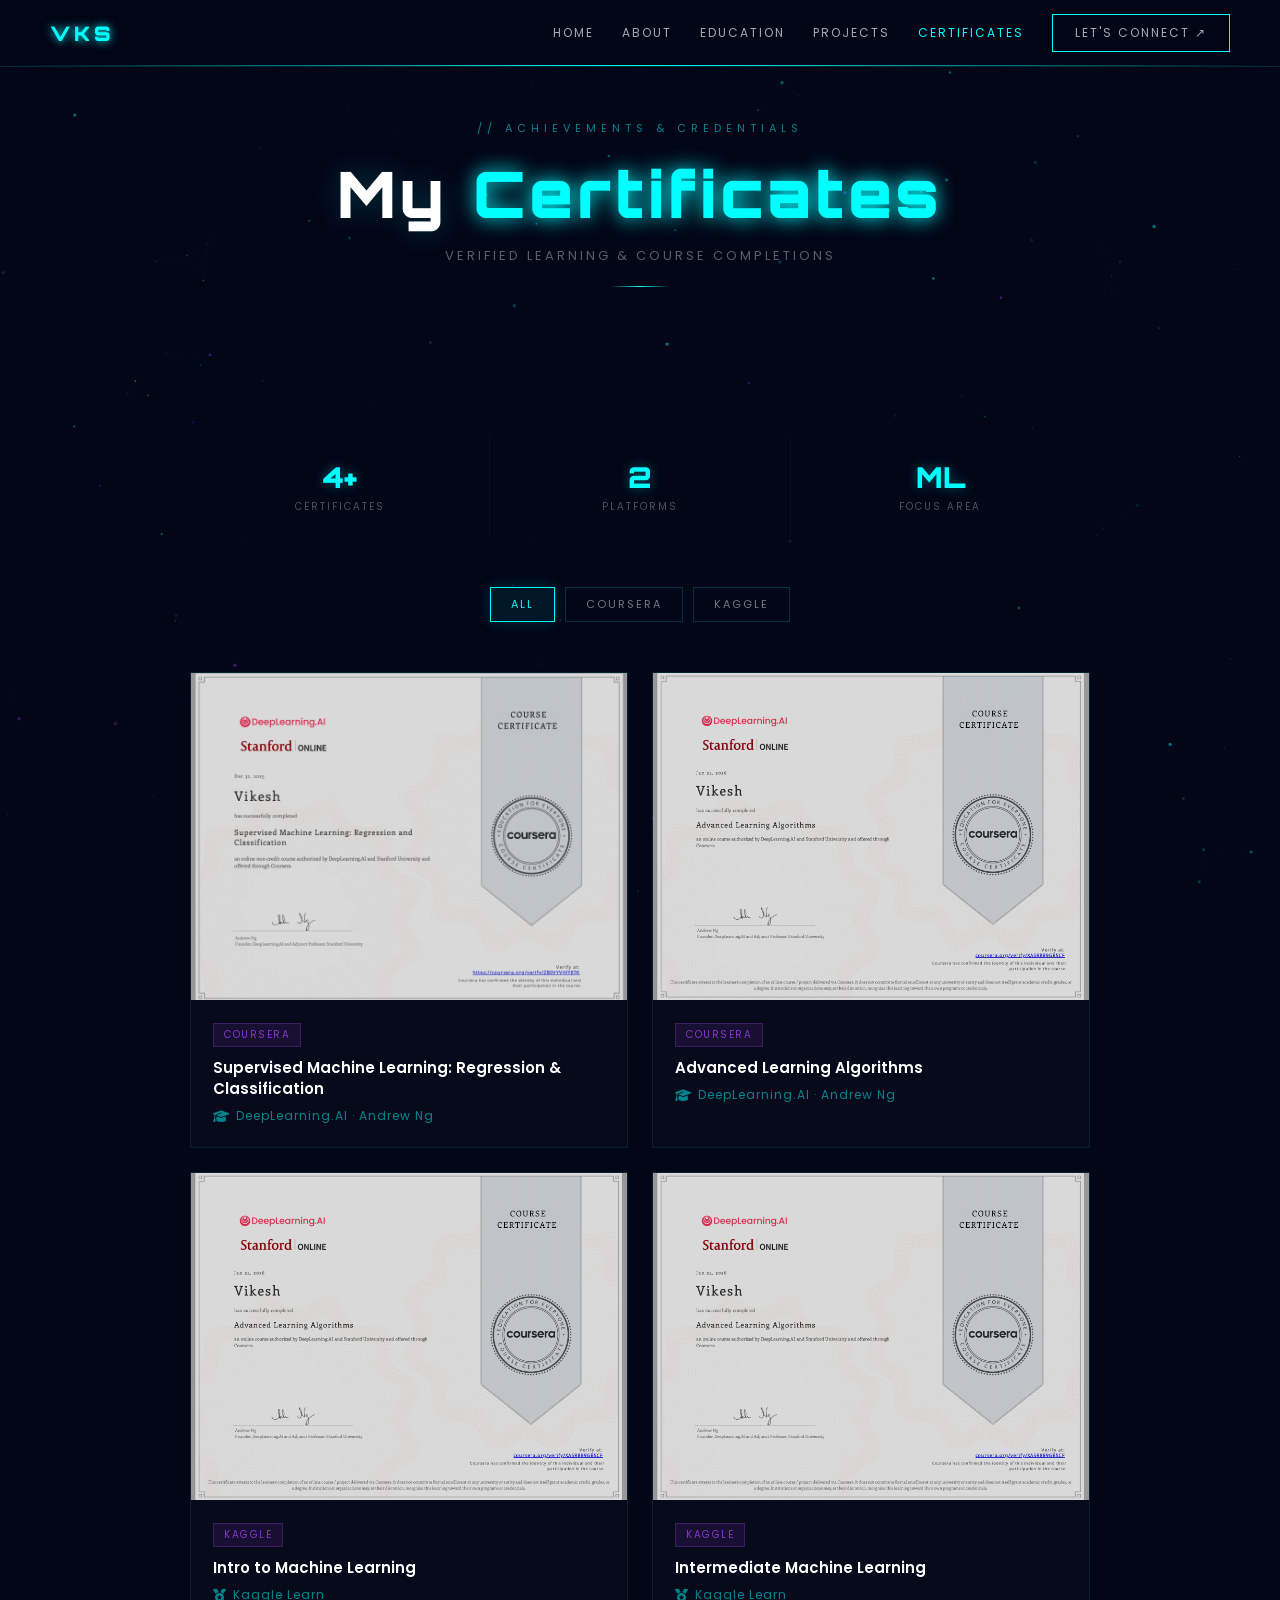
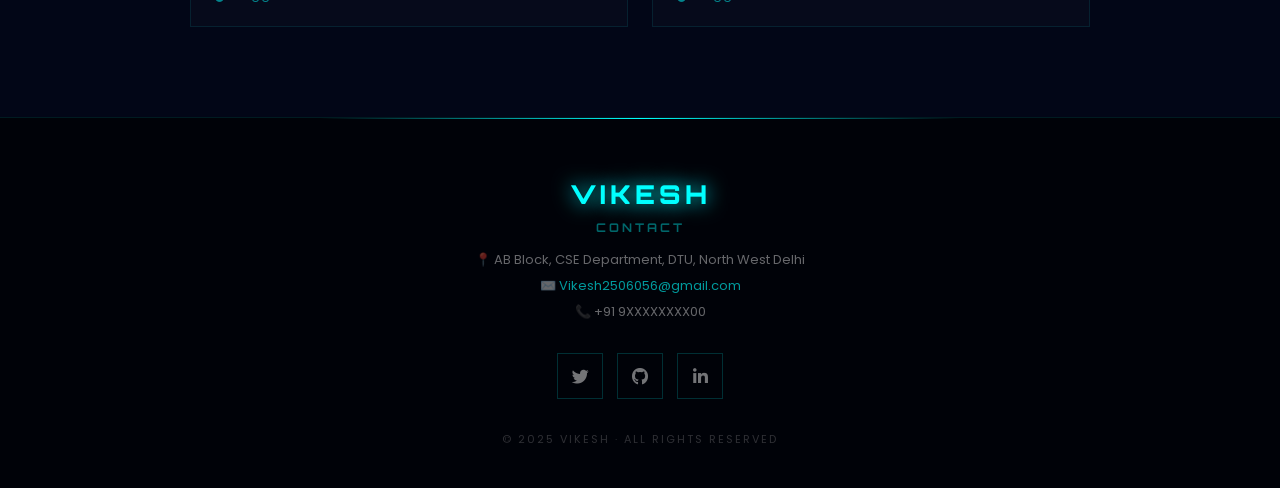
<file: certificate.html>
<!DOCTYPE html>
<html lang="en">
<head>
  <meta charset="UTF-8">
  <meta name="viewport" content="width=device-width, initial-scale=1.0">
  <title>Certificates | Vikesh</title>
  <link rel="stylesheet" href="style.css">
  <link rel="preconnect" href="https://fonts.googleapis.com">
  <link rel="preconnect" href="https://fonts.gstatic.com" crossorigin>
  <link href="https://fonts.googleapis.com/css2?family=Orbitron:wght@400;700;900&family=Poppins:wght@300;400;600&display=swap" rel="stylesheet">
  <link rel="stylesheet" href="https://cdnjs.cloudflare.com/ajax/libs/font-awesome/6.4.0/css/all.min.css">
  <link rel="icon" type="image/jpeg" href="pfp.jpeg">

  <style>
    /* ---- PAGE HERO ---- */
    .page-hero {
      min-height: 38vh;
      display: flex;
      flex-direction: column;
      align-items: center;
      justify-content: center;
      text-align: center;
      padding: 120px 20px 60px;
      position: relative;
    }
    .page-hero-tag {
      font-size: 11px;
      letter-spacing: 5px;
      text-transform: uppercase;
      color: rgba(0,255,255,0.5);
      margin-bottom: 16px;
      animation: fadeUp 0.9s ease both;
    }
    .page-hero-title {
      font-family: 'Orbitron', sans-serif;
      font-size: clamp(2rem, 6vw, 4rem);
      font-weight: 900;
      color: #fff;
      letter-spacing: 4px;
      text-shadow: 0 0 30px rgba(0,255,255,0.2);
      animation: fadeUp 0.9s ease 0.15s both;
    }
    .page-hero-title span { color: #00ffff; text-shadow: 0 0 20px #00ffff; }
    .page-hero-sub {
      margin-top: 12px;
      font-size: 13px;
      color: rgba(255,255,255,0.35);
      letter-spacing: 3px;
      text-transform: uppercase;
      animation: fadeUp 0.9s ease 0.3s both;
    }
    .page-hero-line {
      width: 60px;
      height: 1px;
      background: linear-gradient(90deg, transparent, #00ffff, transparent);
      margin: 20px auto 0;
      animation: fadeUp 0.9s ease 0.4s both;
    }

    /* ---- FILTER TABS ---- */
    .filter-row {
      display: flex;
      justify-content: center;
      gap: 10px;
      flex-wrap: wrap;
      margin-bottom: 50px;
      animation: fadeUp 0.9s ease 0.5s both;
    }
    .filter-btn {
      padding: 8px 20px;
      background: transparent;
      border: 1px solid rgba(0,255,255,0.18);
      color: rgba(255,255,255,0.45);
      font-size: 11px;
      letter-spacing: 2px;
      text-transform: uppercase;
      cursor: pointer;
      font-family: 'Poppins', sans-serif;
      transition: all 0.3s;
    }
    .filter-btn:hover,
    .filter-btn.active {
      border-color: #00ffff;
      color: #00ffff;
      background: rgba(0,255,255,0.07);
      box-shadow: 0 0 14px rgba(0,255,255,0.18);
    }

    /* ---- CERT GRID ---- */
    .cert-grid {
      display: grid;
      grid-template-columns: repeat(auto-fill, minmax(300px, 1fr));
      gap: 24px;
    }

    /* ---- CERT CARD ---- */
    .cert-card {
      background: rgba(255,255,255,0.02);
      border: 1px solid rgba(0,255,255,0.09);
      position: relative;
      overflow: hidden;
      transition: all 0.4s ease;
      cursor: pointer;
    }
    .cert-card::before {
      content: '';
      position: absolute;
      top: 0; left: 0;
      width: 100%; height: 2px;
      background: linear-gradient(90deg, #9a3de2, #00ffff);
      transform: scaleX(0);
      transform-origin: left;
      transition: transform 0.4s ease;
      z-index: 2;
    }
    .cert-card:hover::before { transform: scaleX(1); }
    .cert-card:hover {
      border-color: rgba(0,255,255,0.28);
      transform: translateY(-6px);
      box-shadow: 0 16px 40px rgba(0,0,0,0.5), 0 0 20px rgba(0,255,255,0.06);
    }

    /* image wrapper */
    .cert-img-wrap {
      position: relative;
      overflow: hidden;
      aspect-ratio: 4/3;
      background: #0a0f1e;
    }
    .cert-img-wrap img {
      width: 100%;
      height: 100%;
      object-fit: cover;
      transition: transform 0.5s ease, filter 0.5s ease;
      filter: brightness(0.85);
      display: block;
    }
    .cert-card:hover .cert-img-wrap img {
      transform: scale(1.04);
      filter: brightness(1);
    }
    .cert-overlay {
      position: absolute;
      inset: 0;
      background: rgba(2,6,23,0.55);
      display: flex;
      align-items: center;
      justify-content: center;
      opacity: 0;
      transition: opacity 0.35s;
    }
    .cert-card:hover .cert-overlay { opacity: 1; }
    .cert-overlay a {
      padding: 10px 26px;
      border: 1px solid #00ffff;
      color: #00ffff;
      font-size: 11px;
      letter-spacing: 2px;
      text-transform: uppercase;
      text-decoration: none;
      background: rgba(2,6,23,0.7);
      transition: all 0.3s;
    }
    .cert-overlay a:hover {
      background: rgba(0,255,255,0.15);
      box-shadow: 0 0 16px rgba(0,255,255,0.3);
    }

    /* card body */
    .cert-body {
      padding: 20px 22px 22px;
    }
    .cert-badge {
      display: inline-block;
      padding: 3px 10px;
      background: rgba(154,61,226,0.12);
      border: 1px solid rgba(154,61,226,0.28);
      font-size: 10px;
      color: rgba(154,61,226,0.85);
      letter-spacing: 1.5px;
      text-transform: uppercase;
      margin-bottom: 10px;
    }
    .cert-title {
      font-size: 15px;
      font-weight: 600;
      color: #fff;
      line-height: 1.4;
      margin-bottom: 8px;
    }
    .cert-issuer {
      font-size: 12px;
      color: rgba(0,255,255,0.5);
      letter-spacing: 1px;
      display: flex;
      align-items: center;
      gap: 6px;
    }
    .cert-issuer i { font-size: 13px; }

    /* ---- STATS BAR ---- */
    .cert-stats {
      display: grid;
      grid-template-columns: repeat(3,1fr);
      gap: 1px;
      background: rgba(0,255,255,0.06);
      margin-bottom: 50px;
    }
    .cert-stat {
      text-align: center;
      padding: 22px 10px;
      background: #020617;
    }
    .cert-stat-num {
      font-family: 'Orbitron', sans-serif;
      font-size: 1.8rem;
      font-weight: 900;
      color: #00ffff;
      text-shadow: 0 0 12px rgba(0,255,255,0.35);
    }
    .cert-stat-label {
      font-size: 10px;
      color: rgba(255,255,255,0.3);
      letter-spacing: 2px;
      text-transform: uppercase;
      margin-top: 4px;
    }
  </style>
</head>
<body>

  <canvas id="particles"></canvas>

  <div class="wrapper">

    <!-- NAVBAR (same as index) -->
    <nav>
      <a href="index.html" class="nav-logo">VKS</a>
      <div class="nav-links">
        <a href="index.html">Home</a>
        <a href="index.html#about">About</a>
        <a href="index.html#education">Education</a>
        <a href="index.html#projects">Projects</a>
        <a href="certificate.html" style="color:#00ffff;">Certificates</a>
        <a href="https://www.linkedin.com/in/vikesh-786432317" class="nav-btn" target="_blank">Let's Connect ↗</a>
      </div>
    </nav>

    <!-- PAGE HERO -->
    <div class="page-hero">
      <p class="page-hero-tag">// Achievements &amp; Credentials</p>
      <h1 class="page-hero-title">My <span>Certificates</span></h1>
      <p class="page-hero-sub">Verified learning &amp; course completions</p>
      <div class="page-hero-line"></div>
    </div>

    <!-- MAIN CONTENT -->
    <section>

      <!-- STATS -->
      <div class="cert-stats reveal">
        <div class="cert-stat">
          <div class="cert-stat-num">4+</div>
          <div class="cert-stat-label">Certificates</div>
        </div>
        <div class="cert-stat">
          <div class="cert-stat-num">2</div>
          <div class="cert-stat-label">Platforms</div>
        </div>
        <div class="cert-stat">
          <div class="cert-stat-num">ML</div>
          <div class="cert-stat-label">Focus Area</div>
        </div>
      </div>

      <!-- FILTER -->
      <div class="filter-row">
        <button class="filter-btn active" onclick="filterCerts('all', this)">All</button>
        <button class="filter-btn" onclick="filterCerts('coursera', this)">Coursera</button>
        <button class="filter-btn" onclick="filterCerts('kaggle', this)">Kaggle</button>
      </div>

      <!-- CERT GRID -->
      <div class="cert-grid" id="certGrid">

        <div class="cert-card reveal" data-cat="coursera">
          <div class="cert-img-wrap">
            <img src="course1.png" alt="Supervised Machine Learning Certificate">
            <div class="cert-overlay">
              <a href="course1.png" target="_blank">View Full ↗</a>
            </div>
          </div>
          <div class="cert-body">
            <span class="cert-badge">Coursera</span>
            <div class="cert-title">Supervised Machine Learning: Regression &amp; Classification</div>
            <div class="cert-issuer"><i class="fas fa-graduation-cap"></i> DeepLearning.AI · Andrew Ng</div>
          </div>
        </div>

        <div class="cert-card reveal" data-cat="coursera">
          <div class="cert-img-wrap">
            <img src="course2.png" alt="Advanced Learning Algorithms Certificate">
            <div class="cert-overlay">
              <a href="course2.png" target="_blank">View Full ↗</a>
            </div>
          </div>
          <div class="cert-body">
            <span class="cert-badge">Coursera</span>
            <div class="cert-title">Advanced Learning Algorithms</div>
            <div class="cert-issuer"><i class="fas fa-graduation-cap"></i> DeepLearning.AI · Andrew Ng</div>
          </div>
        </div>

        <div class="cert-card reveal" data-cat="kaggle">
          <div class="cert-img-wrap">
            <img src="course2.png" alt="Intro to Machine Learning Certificate">
            <div class="cert-overlay">
              <a href="course2.png" target="_blank">View Full ↗</a>
            </div>
          </div>
          <div class="cert-body">
            <span class="cert-badge">Kaggle</span>
            <div class="cert-title">Intro to Machine Learning</div>
            <div class="cert-issuer"><i class="fas fa-medal"></i> Kaggle Learn</div>
          </div>
        </div>

        <div class="cert-card reveal" data-cat="kaggle">
          <div class="cert-img-wrap">
            <img src="course2.png" alt="Intermediate Machine Learning Certificate">
            <div class="cert-overlay">
              <a href="course2.png" target="_blank">View Full ↗</a>
            </div>
          </div>
          <div class="cert-body">
            <span class="cert-badge">Kaggle</span>
            <div class="cert-title">Intermediate Machine Learning</div>
            <div class="cert-issuer"><i class="fas fa-medal"></i> Kaggle Learn</div>
          </div>
        </div>

      </div>
    </section>

    <!-- FOOTER (same as index) -->
    <footer class="foot">
      <div class="foot-logo">VIKESH</div>
      <div class="contact">
        <h3>Contact</h3>
        <p>📍 AB Block, CSE Department, DTU, North West Delhi</p>
        <p>✉️ <a href="mailto:Vikesh2506056@gmail.com">Vikesh2506056@gmail.com</a></p>
        <p>📞 +91 9XXXXXXXX00</p>
      </div>
      <div class="social-icons">
        <a href="https://x.com/Vikesh099?t=bijIcISPW_RZgl4d_G03CQ&s=09" target="_blank"><i class="fab fa-twitter"></i></a>
        <a href="https://www.github.com/vikesh09" target="_blank"><i class="fa-brands fa-github"></i></a>
        <a href="https://www.linkedin.com/in/vikesh-786432317" target="_blank"><i class="fab fa-linkedin-in"></i></a>
      </div>
      <p class="foot-copy">© 2025 Vikesh · All rights reserved</p>
    </footer>

  </div><!-- end .wrapper -->

  <script>
    /* ---- PARTICLES (same as index) ---- */
    const canvas = document.getElementById('particles');
    const ctx = canvas.getContext('2d');
    let W, H, particles = [];

    function resize() { W = canvas.width = window.innerWidth; H = canvas.height = window.innerHeight; }
    resize();
    window.addEventListener('resize', resize);

    class Particle {
      constructor() { this.reset(true); }
      reset(init) {
        this.x = Math.random() * W;
        this.y = init ? Math.random() * H : (Math.random() > 0.5 ? -5 : H + 5);
        this.vx = (Math.random() - 0.5) * 0.28;
        this.vy = (Math.random() - 0.5) * 0.28;
        this.r = Math.random() * 1.4 + 0.4;
        this.alpha = Math.random() * 0.35 + 0.08;
        this.color = Math.random() > 0.65 ? '#9a3de2' : '#00ffff';
      }
      update() {
        this.x += this.vx; this.y += this.vy;
        if (this.x < -10 || this.x > W + 10 || this.y < -10 || this.y > H + 10) this.reset(false);
      }
      draw() {
        ctx.beginPath();
        ctx.arc(this.x, this.y, this.r, 0, Math.PI * 2);
        ctx.fillStyle = this.color;
        ctx.globalAlpha = this.alpha;
        ctx.fill();
        ctx.globalAlpha = 1;
      }
    }

    for (let i = 0; i < 130; i++) particles.push(new Particle());

    function drawConnections() {
      for (let i = 0; i < particles.length; i++) {
        for (let j = i + 1; j < particles.length; j++) {
          const dx = particles[i].x - particles[j].x;
          const dy = particles[i].y - particles[j].y;
          const dist = Math.sqrt(dx * dx + dy * dy);
          if (dist < 105) {
            ctx.beginPath();
            ctx.moveTo(particles[i].x, particles[i].y);
            ctx.lineTo(particles[j].x, particles[j].y);
            ctx.strokeStyle = '#00ffff';
            ctx.globalAlpha = (1 - dist / 105) * 0.07;
            ctx.lineWidth = 0.5;
            ctx.stroke();
            ctx.globalAlpha = 1;
          }
        }
      }
    }

    function animate() {
      ctx.clearRect(0, 0, W, H);
      particles.forEach(p => { p.update(); p.draw(); });
      drawConnections();
      requestAnimationFrame(animate);
    }
    animate();

    /* ---- SCROLL REVEAL ---- */
    const ro = new IntersectionObserver((entries) => {
      entries.forEach(e => {
        if (e.isIntersecting) { e.target.classList.add('visible'); ro.unobserve(e.target); }
      });
    }, { threshold: 0.1 });
    document.querySelectorAll('.reveal').forEach(el => ro.observe(el));

    /* ---- FILTER ---- */
    function filterCerts(cat, btn) {
      document.querySelectorAll('.filter-btn').forEach(b => b.classList.remove('active'));
      btn.classList.add('active');
      document.querySelectorAll('.cert-card').forEach(card => {
        const match = cat === 'all' || card.dataset.cat === cat;
        card.style.display = match ? '' : 'none';
      });
    }
  </script>

</body>
</html>
</file>
<file: style.css>
@import url('https://fonts.googleapis.com/css2?family=Orbitron:wght@400;700;900&family=Poppins:wght@300;400;600&display=swap');

/* ===========================
   RESET & BASE
=========================== */
*, *::before, *::after {
  margin: 0;
  padding: 0;
  box-sizing: border-box;
}

:root {
  --cyan: #00ffff;
  --purple: #9a3de2;
  --dark: #020617;
  --card-bg: rgba(0, 255, 255, 0.03);
}

body {
  font-family: 'Poppins', sans-serif;
  background: #020617;
  color: #fff;
  overflow-x: hidden;
}

/* ===========================
   PARTICLE CANVAS
=========================== */
canvas#particles {
  position: fixed;
  top: 0;
  left: 0;
  width: 100%;
  height: 100%;
  z-index: 0;
  pointer-events: none;
}

.wrapper {
  position: relative;
  z-index: 1;
}

/* ===========================
   NAVBAR
=========================== */
nav {
  position: fixed;
  top: 0;
  left: 0;
  width: 100%;
  z-index: 999;
  display: flex;
  align-items: center;
  justify-content: space-between;
  padding: 14px 50px;
  background: rgba(2, 6, 23, 0.85);
  backdrop-filter: blur(12px);
  -webkit-backdrop-filter: blur(12px);
  border-bottom: 1px solid rgba(0, 255, 255, 0.15);
}

nav::after {
  content: '';
  position: absolute;
  bottom: 0;
  left: 0;
  width: 100%;
  height: 1px;
  background: linear-gradient(90deg, transparent, #00ffff, transparent);
  animation: scanline 3s linear infinite;
}

@keyframes scanline {
  0%, 100% { opacity: 0.3; }
  50% { opacity: 1; }
}

.nav-logo {
  font-family: 'Orbitron', sans-serif;
  font-size: 20px;
  font-weight: 900;
  color: #00ffff;
  text-shadow: 0 0 10px #00ffff;
  letter-spacing: 4px;
  text-decoration: none;
}

.nav-links {
  display: flex;
  gap: 28px;
  align-items: center;
}

.nav-links a {
  color: rgba(255, 255, 255, 0.65);
  text-decoration: none;
  font-size: 12px;
  letter-spacing: 2px;
  text-transform: uppercase;
  transition: color 0.3s;
  position: relative;
}

.nav-links a::after {
  content: '';
  position: absolute;
  bottom: -4px;
  left: 0;
  width: 0;
  height: 1px;
  background: #00ffff;
  box-shadow: 0 0 8px #00ffff;
  transition: width 0.3s ease;
}

.nav-links a:hover {
  color: #00ffff;
}

.nav-links a:hover::after {
  width: 100%;
}

.nav-btn {
  padding: 9px 22px;
  background: transparent;
  border: 1px solid #00ffff;
  color: #00ffff;
  font-size: 11px;
  letter-spacing: 2px;
  text-transform: uppercase;
  cursor: pointer;
  position: relative;
  overflow: hidden;
  transition: all 0.3s;
  text-decoration: none;
  font-family: 'Poppins', sans-serif;
}

.nav-btn::before {
  content: '';
  position: absolute;
  top: 0;
  left: -100%;
  width: 100%;
  height: 100%;
  background: linear-gradient(90deg, transparent, rgba(0, 255, 255, 0.2), transparent);
  transition: left 0.4s;
}

.nav-btn:hover::before {
  left: 100%;
}

.nav-btn:hover {
  background: rgba(0, 255, 255, 0.1);
  box-shadow: 0 0 20px rgba(0, 255, 255, 0.35);
}

/* ===========================
   HERO
=========================== */
.hero {
  min-height: 100vh;
  display: flex;
  flex-direction: column;
  align-items: center;
  justify-content: center;
  text-align: center;
  padding: 110px 20px 80px;
  position: relative;
  gap: 0;
}

.corner {
  position: absolute;
  width: 36px;
  height: 36px;
  opacity: 0.45;
}

.corner-tl {
  top: 30px;
  left: 40px;
  border-top: 1px solid #00ffff;
  border-left: 1px solid #00ffff;
}

.corner-br {
  bottom: 100px;
  right: 40px;
  border-bottom: 1px solid #00ffff;
  border-right: 1px solid #00ffff;
}

/* PHOTO */
.photo-frame {
  position: relative;
  width: 200px;
  height: 200px;
  margin-bottom: 28px;
  animation: fadeUp 1s ease both;
}

.photo-glow {
  position: absolute;
  inset: -20px;
  border-radius: 50%;
  background: radial-gradient(circle, rgba(0,255,255,0.14) 0%, rgba(154,61,226,0.08) 50%, transparent 70%);
  animation: glowPulse 4s ease-in-out infinite;
  pointer-events: none;
}

@keyframes glowPulse {
  0%, 100% { opacity: 0.6; transform: scale(1); }
  50% { opacity: 1; transform: scale(1.06); }
}

.hero-photo {
  width: 200px;
  height: 200px;
  border-radius: 50%;
  object-fit: cover;
  object-position: top center;
  display: block;
  position: relative;
  z-index: 1;
  filter: brightness(1.08) contrast(1.05) saturate(0.9) drop-shadow(0 0 20px rgba(0,255,255,0.25));
  border: 2px solid rgba(0, 255, 255, 0.25);
  transition: filter 0.4s ease, transform 0.4s ease;
}

.hero-photo:hover {
  filter: brightness(1.15) contrast(1.08) saturate(1) drop-shadow(0 0 35px rgba(0,255,255,0.45));
  transform: scale(1.04);
}

.photo-border-anim {
  position: absolute;
  inset: -6px;
  border-radius: 50%;
  border: 1px solid transparent;
  border-top-color: #00ffff;
  border-right-color: rgba(0,255,255,0.3);
  animation: spinBorder 6s linear infinite;
  pointer-events: none;
  z-index: 2;
}

.photo-border-anim::after {
  content: '';
  position: absolute;
  inset: 8px;
  border-radius: 50%;
  border: 1px solid transparent;
  border-bottom-color: #9a3de2;
  border-left-color: rgba(154,61,226,0.3);
  animation: spinBorder 4s linear infinite reverse;
}

@keyframes spinBorder {
  from { transform: rotate(0deg); }
  to   { transform: rotate(360deg); }
}

/* TEXT */
.hero-tag {
  font-size: 11px;
  letter-spacing: 5px;
  text-transform: uppercase;
  color: rgba(0, 255, 255, 0.55);
  margin-bottom: 14px;
  animation: fadeUp 1s ease 0.15s both;
}

.hero-name {
  font-family: 'Orbitron', sans-serif;
  font-size: clamp(3rem, 8vw, 5.5rem);
  font-weight: 900;
  line-height: 1;
  margin-bottom: 18px;
  animation: fadeUp 1s ease 0.25s both;
  position: relative;
}

.hero-name span {
  display: inline-block;
  color: #00ffff;
  text-shadow: 0 0 30px #00ffff, 0 0 60px rgba(0, 255, 255, 0.3);
  position: relative;
}

.hero-name span::before {
  content: attr(data-text);
  position: absolute;
  top: 0;
  left: 0;
  color: #9a3de2;
  text-shadow: 0 0 30px #9a3de2;
  clip-path: polygon(0 0, 100% 0, 100% 42%, 0 42%);
  animation: glitch1 5s infinite;
}

.hero-name span::after {
  content: attr(data-text);
  position: absolute;
  top: 0;
  left: 0;
  color: rgba(0, 255, 255, 0.4);
  clip-path: polygon(0 60%, 100% 60%, 100% 100%, 0 100%);
  animation: glitch2 5s infinite 0.2s;
}

@keyframes glitch1 {
  0%, 88%, 100% { transform: translateX(0); }
  90% { transform: translateX(-5px); }
  93% { transform: translateX(5px); }
  96% { transform: translateX(-2px); }
}

@keyframes glitch2 {
  0%, 88%, 100% { transform: translateX(0); }
  90% { transform: translateX(4px); }
  93% { transform: translateX(-4px); }
}

.hero-sub {
  font-size: 13px;
  color: rgba(255, 255, 255, 0.45);
  letter-spacing: 4px;
  text-transform: uppercase;
  margin-bottom: 6px;
  animation: fadeUp 1s ease 0.4s both;
}

.hero-uni {
  font-family: 'Orbitron', sans-serif;
  font-size: 11px;
  color: rgba(0, 255, 255, 0.45);
  letter-spacing: 2px;
  margin-bottom: 32px;
  animation: fadeUp 1s ease 0.5s both;
}

.hero-cta {
  display: flex;
  gap: 16px;
  flex-wrap: wrap;
  justify-content: center;
  animation: fadeUp 1s ease 0.65s both;
}

.btn-primary {
  padding: 13px 36px;
  background: linear-gradient(135deg, #9a3de2, #00ffff);
  color: #020617;
  font-size: 11px;
  letter-spacing: 2.5px;
  text-transform: uppercase;
  font-weight: 700;
  border: none;
  cursor: pointer;
  position: relative;
  overflow: hidden;
  text-decoration: none;
  font-family: 'Poppins', sans-serif;
  display: inline-block;
  transition: transform 0.2s;
}

.btn-primary::after {
  content: '';
  position: absolute;
  inset: 0;
  background: linear-gradient(135deg, #00ffff, #9a3de2);
  opacity: 0;
  transition: opacity 0.35s;
}

.btn-primary:hover { transform: translateY(-2px); }
.btn-primary:hover::after { opacity: 1; }

.btn-primary span {
  position: relative;
  z-index: 1;
}

.btn-ghost {
  padding: 13px 36px;
  background: transparent;
  border: 1px solid rgba(0, 255, 255, 0.4);
  color: #00ffff;
  font-size: 11px;
  letter-spacing: 2.5px;
  text-transform: uppercase;
  cursor: pointer;
  text-decoration: none;
  font-family: 'Poppins', sans-serif;
  display: inline-block;
  transition: all 0.3s;
}

.btn-ghost:hover {
  background: rgba(0, 255, 255, 0.08);
  border-color: #00ffff;
  box-shadow: 0 0 22px rgba(0, 255, 255, 0.2);
  transform: translateY(-2px);
}

.hero-scroll {
  position: absolute;
  bottom: 28px;
  left: 50%;
  transform: translateX(-50%);
  display: flex;
  flex-direction: column;
  align-items: center;
  gap: 8px;
  opacity: 0.35;
  animation: fadeUp 1s ease 1.1s both;
}

.hero-scroll span {
  font-size: 10px;
  letter-spacing: 3px;
  text-transform: uppercase;
}

.scroll-line {
  width: 1px;
  height: 46px;
  background: linear-gradient(to bottom, #00ffff, transparent);
  animation: scrollPulse 2s ease infinite;
}

@keyframes scrollPulse {
  0%, 100% { opacity: 0.3; transform: scaleY(1); }
  50% { opacity: 1; transform: scaleY(1.15); }
}

@keyframes fadeUp {
  from { opacity: 0; transform: translateY(28px); }
  to { opacity: 1; transform: translateY(0); }
}

/* ===========================
   SECTIONS
=========================== */
section {
  padding: 90px 50px;
  max-width: 1000px;
  margin: 0 auto;
  position: relative;
}

.section-header {
  display: flex;
  align-items: center;
  gap: 18px;
  margin-bottom: 60px;
}

.section-num {
  font-family: 'Orbitron', sans-serif;
  font-size: 11px;
  color: rgba(0, 255, 255, 0.35);
  letter-spacing: 3px;
  white-space: nowrap;
}

.section-title {
  font-family: 'Orbitron', sans-serif;
  font-size: clamp(1.3rem, 3vw, 2rem);
  font-weight: 700;
  color: #fff;
  letter-spacing: 2px;
  text-shadow: 0 0 20px rgba(0, 255, 255, 0.2);
  white-space: nowrap;
}

.section-line {
  flex: 1;
  height: 1px;
  background: linear-gradient(90deg, rgba(0, 255, 255, 0.35), transparent);
}

/* ===========================
   ABOUT
=========================== */
.about-card {
  padding: 40px 44px;
  border: 1px solid rgba(0, 255, 255, 0.1);
  background: rgba(0, 255, 255, 0.02);
  position: relative;
  overflow: hidden;
}

.about-card::before {
  content: '';
  position: absolute;
  top: 0;
  left: 0;
  width: 3px;
  height: 100%;
  background: linear-gradient(to bottom, #00ffff, #9a3de2);
}

.about-card::after {
  content: '';
  position: absolute;
  top: 0;
  right: 0;
  width: 140px;
  height: 100%;
  background: radial-gradient(ellipse at right, rgba(154, 61, 226, 0.07), transparent);
  pointer-events: none;
}

.about-text {
  font-size: 15px;
  line-height: 1.95;
  color: rgba(255, 255, 255, 0.65);
  position: relative;
  z-index: 1;
}

.about-text strong {
  color: #00ffff;
  font-weight: 600;
}

.about-stats {
  display: grid;
  grid-template-columns: repeat(3, 1fr);
  gap: 20px;
  margin-top: 36px;
  position: relative;
  z-index: 1;
}

.stat {
  text-align: center;
  padding: 20px 16px;
  background: rgba(0, 255, 255, 0.03);
  border: 1px solid rgba(0, 255, 255, 0.08);
  transition: all 0.3s;
}

.stat:hover {
  background: rgba(0, 255, 255, 0.07);
  border-color: rgba(0, 255, 255, 0.25);
}

.stat-num {
  font-family: 'Orbitron', sans-serif;
  font-size: 2rem;
  font-weight: 900;
  color: #00ffff;
  text-shadow: 0 0 15px rgba(0, 255, 255, 0.4);
}

.stat-label {
  font-size: 10px;
  color: rgba(255, 255, 255, 0.35);
  letter-spacing: 2.5px;
  text-transform: uppercase;
  margin-top: 6px;
}

/* ===========================
   TIMELINE
=========================== */
.timeline {
  position: relative;
  padding-left: 32px;
}

.timeline::before {
  content: '';
  position: absolute;
  left: 0;
  top: 0;
  bottom: 0;
  width: 1px;
  background: linear-gradient(to bottom, #00ffff 0%, #9a3de2 60%, transparent 100%);
}

.timeline-item {
  position: relative;
  margin-bottom: 36px;
  padding: 26px 30px;
  background: rgba(255, 255, 255, 0.02);
  border: 1px solid rgba(0, 255, 255, 0.08);
  transition: all 0.4s ease;
}

.timeline-item:hover {
  background: rgba(0, 255, 255, 0.04);
  border-color: rgba(0, 255, 255, 0.28);
  transform: translateX(8px);
  box-shadow: 0 0 25px rgba(0, 255, 255, 0.07);
}

.timeline-item::before {
  content: '';
  position: absolute;
  left: -40px;
  top: 28px;
  width: 14px;
  height: 14px;
  border-radius: 50%;
  background: #020617;
  border: 2px solid #00ffff;
  box-shadow: 0 0 10px #00ffff, 0 0 20px rgba(0, 255, 255, 0.3);
  transition: box-shadow 0.3s;
}

.timeline-item:hover::before {
  box-shadow: 0 0 20px #00ffff, 0 0 40px rgba(0, 255, 255, 0.4);
}

.timeline-item.current::before {
  border-color: #9a3de2;
  box-shadow: 0 0 10px #9a3de2, 0 0 20px rgba(154, 61, 226, 0.3);
}

.year {
  font-family: 'Orbitron', sans-serif;
  font-size: 11px;
  color: rgba(0, 255, 255, 0.5);
  letter-spacing: 3px;
  display: block;
  margin-bottom: 8px;
}

.timeline-item h3 {
  font-size: 16px;
  font-weight: 600;
  color: #fff;
  margin-bottom: 8px;
  letter-spacing: 0.5px;
}

.timeline-item p {
  font-size: 13px;
  color: rgba(255, 255, 255, 0.48);
  line-height: 1.75;
}

/* ===========================
   PROJECTS GRID
=========================== */
.projects-grid {
  display: grid;
  grid-template-columns: repeat(auto-fit, minmax(280px, 1fr));
  gap: 20px;
}

.project-card {
  padding: 28px;
  background: rgba(255, 255, 255, 0.02);
  border: 1px solid rgba(0, 255, 255, 0.08);
  position: relative;
  overflow: hidden;
  transition: all 0.4s ease;
  cursor: default;
}

.project-card::before {
  content: '';
  position: absolute;
  top: 0;
  left: 0;
  width: 100%;
  height: 2px;
  background: linear-gradient(90deg, #9a3de2, #00ffff);
  transform: scaleX(0);
  transform-origin: left;
  transition: transform 0.4s ease;
}

.project-card:hover::before {
  transform: scaleX(1);
}

.project-card:hover {
  background: rgba(0, 255, 255, 0.04);
  border-color: rgba(0, 255, 255, 0.22);
  transform: translateY(-5px);
  box-shadow: 0 10px 30px rgba(0, 0, 0, 0.4);
}

.proj-icon {
  font-size: 28px;
  margin-bottom: 16px;
  display: block;
}

.proj-title {
  font-size: 14px;
  font-weight: 600;
  color: #00ffff;
  letter-spacing: 0.5px;
  margin-bottom: 10px;
}

.proj-desc {
  font-size: 12.5px;
  color: rgba(255, 255, 255, 0.48);
  line-height: 1.75;
  margin-bottom: 16px;
}

.proj-tags {
  display: flex;
  flex-wrap: wrap;
  gap: 6px;
  margin-bottom: 18px;
}

.proj-tag {
  padding: 3px 10px;
  background: rgba(154, 61, 226, 0.12);
  border: 1px solid rgba(154, 61, 226, 0.28);
  font-size: 10px;
  color: rgba(154, 61, 226, 0.9);
  letter-spacing: 1px;
}

.proj-link {
  font-size: 11px;
  color: rgba(0, 255, 255, 0.55);
  letter-spacing: 2px;
  text-transform: uppercase;
  text-decoration: none;
  border-bottom: 1px solid rgba(0, 255, 255, 0.25);
  padding-bottom: 2px;
  transition: all 0.3s;
}

.proj-link:hover {
  color: #00ffff;
  border-color: #00ffff;
}

/* ===========================
   FOOTER
=========================== */
.foot {
  background: rgba(0, 0, 0, 0.65);
  border-top: 1px solid rgba(0, 255, 255, 0.1);
  padding: 60px 40px 40px;
  text-align: center;
  position: relative;
}

.foot::before {
  content: '';
  position: absolute;
  top: 0;
  left: 50%;
  transform: translateX(-50%);
  width: 50%;
  height: 1px;
  background: linear-gradient(90deg, transparent, #00ffff, transparent);
}

.foot-logo {
  font-family: 'Orbitron', sans-serif;
  font-size: 26px;
  font-weight: 900;
  color: #00ffff;
  text-shadow: 0 0 20px #00ffff;
  letter-spacing: 4px;
  margin-bottom: 10px;
}

.foot .contact {
  margin-bottom: 28px;
}

.foot .contact h3 {
  font-family: 'Orbitron', sans-serif;
  font-size: 12px;
  letter-spacing: 3px;
  text-transform: uppercase;
  color: rgba(0, 255, 255, 0.4);
  margin-bottom: 12px;
}

.foot .contact p {
  font-size: 13px;
  color: rgba(255, 255, 255, 0.4);
  line-height: 2;
}

.foot .contact a {
  color: rgba(0, 255, 255, 0.6);
  text-decoration: none;
  transition: color 0.3s;
}

.foot .contact a:hover {
  color: #00ffff;
}

.social-icons {
  display: flex;
  justify-content: center;
  gap: 14px;
  margin: 24px 0 32px;
}

.social-icons a {
  width: 46px;
  height: 46px;
  display: flex;
  align-items: center;
  justify-content: center;
  background: transparent;
  border: 1px solid rgba(0, 255, 255, 0.18);
  color: rgba(255, 255, 255, 0.45);
  font-size: 17px;
  text-decoration: none;
  transition: all 0.3s;
}

.social-icons a:hover {
  border-color: #00ffff;
  color: #00ffff;
  background: rgba(0, 255, 255, 0.06);
  box-shadow: 0 0 16px rgba(0, 255, 255, 0.25);
  transform: translateY(-3px);
}

.foot-copy {
  font-size: 11px;
  color: rgba(255, 255, 255, 0.18);
  letter-spacing: 2px;
  text-transform: uppercase;
}

/* ===========================
   SCROLL REVEAL
=========================== */
.reveal {
  opacity: 0;
  transform: translateY(24px);
  transition: opacity 0.65s ease, transform 0.65s ease;
}

.reveal.visible {
  opacity: 1;
  transform: translateY(0);
}

/* ===========================
   RESPONSIVE
=========================== */
/* ===========================
   MOBILE HAMBURGER
=========================== */
.hamburger {
  display: none;
  flex-direction: column;
  gap: 5px;
  cursor: pointer;
  background: none;
  border: none;
  padding: 4px;
  z-index: 1001;
}
.hamburger span {
  display: block;
  width: 24px;
  height: 2px;
  background: #00ffff;
  border-radius: 2px;
  transition: all 0.3s ease;
  box-shadow: 0 0 6px rgba(0,255,255,0.5);
}
.hamburger.open span:nth-child(1) { transform: translateY(7px) rotate(45deg); }
.hamburger.open span:nth-child(2) { opacity: 0; }
.hamburger.open span:nth-child(3) { transform: translateY(-7px) rotate(-45deg); }

/* ===========================
   TABLET
=========================== */
@media (max-width: 900px) {
  .hero-name {
    font-size: clamp(2.8rem, 9vw, 4.5rem);
  }
  section {
    padding: 70px 30px;
  }
}

/* ===========================
   MOBILE
=========================== */
@media (max-width: 768px) {
  /* NAV */
  nav {
    padding: 14px 20px;
    flex-direction: row;
    justify-content: space-between;
    align-items: center;
  }
  .hamburger {
    display: flex;
  }
  .nav-links {
    display: none;
    position: fixed;
    top: 0;
    left: 0;
    width: 100%;
    height: 100vh;
    background: rgba(2, 6, 23, 0.97);
    flex-direction: column;
    align-items: center;
    justify-content: center;
    gap: 28px;
    z-index: 1000;
  }
  .nav-links.open {
    display: flex;
  }
  .nav-links a {
    font-size: 15px;
    letter-spacing: 3px;
  }
  .nav-btn {
    font-size: 13px;
    padding: 12px 28px;
  }

  /* HERO */
  .hero {
    padding: 100px 20px 70px;
  }
  .photo-frame {
    width: 170px;
    height: 170px;
    margin-bottom: 22px;
  }
  .hero-photo {
    width: 170px;
    height: 170px;
  }
  .hero-name {
    font-size: clamp(2.5rem, 12vw, 4rem);
  }
  .hero-tag {
    font-size: 10px;
    letter-spacing: 3px;
  }
  .hero-sub {
    font-size: 11px;
    letter-spacing: 3px;
  }
  .hero-uni {
    font-size: 10px;
    letter-spacing: 1.5px;
  }
  .hero-cta {
    flex-direction: column;
    align-items: center;
    width: 100%;
    max-width: 280px;
  }
  .btn-primary, .btn-ghost {
    width: 100%;
    text-align: center;
    padding: 13px 20px;
  }

  /* SECTIONS */
  section {
    padding: 60px 18px;
  }
  .section-title {
    font-size: 1.2rem;
  }

  /* ABOUT */
  .about-card {
    padding: 24px 20px;
  }
  .about-stats {
    grid-template-columns: repeat(3, 1fr);
    gap: 10px;
  }
  .stat-num {
    font-size: 1.4rem;
  }

  /* TIMELINE */
  .timeline {
    padding-left: 20px;
  }
  .timeline-item {
    padding: 18px 16px;
  }
  .timeline-item::before {
    left: -28px;
    width: 12px;
    height: 12px;
  }

  /* PROJECTS */
  .projects-grid {
    grid-template-columns: 1fr;
  }

  /* FOOTER */
  .foot {
    padding: 40px 20px 30px;
  }
  .corner { display: none; }
}

@media (max-width: 380px) {
  .about-stats {
    grid-template-columns: 1fr;
  }
  .photo-frame {
    width: 145px;
    height: 145px;
  }
  .hero-photo {
    width: 145px;
    height: 145px;
  }
}

/* ===========================
   CP STATS SECTION
=========================== */
.cp-grid {
  display: grid;
  grid-template-columns: 1fr 1fr;
  gap: 24px;
}

.cp-card {
  background: rgba(255,255,255,0.02);
  border: 1px solid rgba(0,255,255,0.09);
  padding: 28px;
  position: relative;
  overflow: hidden;
  transition: all 0.4s ease;
}

.cp-card::before {
  content: '';
  position: absolute;
  top: 0; left: 0;
  width: 100%; height: 2px;
  background: linear-gradient(90deg, #9a3de2, #00ffff);
  transform: scaleX(0);
  transform-origin: left;
  transition: transform 0.4s;
}
.cp-card:hover::before { transform: scaleX(1); }
.cp-card:hover {
  border-color: rgba(0,255,255,0.22);
  transform: translateY(-4px);
  box-shadow: 0 12px 35px rgba(0,0,0,0.4);
}

/* header row */
.cp-card-header {
  display: flex;
  align-items: center;
  justify-content: space-between;
  margin-bottom: 22px;
}

.cp-logo {
  display: flex;
  align-items: center;
  gap: 10px;
  font-family: 'Orbitron', sans-serif;
  font-size: 14px;
  font-weight: 700;
  letter-spacing: 1px;
}

.cf-logo { color: #1a9cd8; }
.lc-logo { color: #ffa116; }

.cp-profile-link {
  font-size: 11px;
  color: rgba(0,255,255,0.45);
  text-decoration: none;
  letter-spacing: 1px;
  border-bottom: 1px solid rgba(0,255,255,0.2);
  padding-bottom: 1px;
  transition: all 0.3s;
}
.cp-profile-link:hover {
  color: #00ffff;
  border-color: #00ffff;
}

/* big rating number */
.cp-rating-row {
  display: flex;
  align-items: center;
  gap: 14px;
  margin-bottom: 20px;
}

.cp-rating-num {
  font-family: 'Orbitron', sans-serif;
  font-size: 3rem;
  font-weight: 900;
  color: #fff;
  line-height: 1;
  text-shadow: 0 0 20px rgba(0,255,255,0.25);
}

.cp-rank-badge {
  padding: 4px 12px;
  border: 1px solid #00ffff;
  color: #00ffff;
  font-size: 11px;
  letter-spacing: 2px;
  text-transform: uppercase;
  font-family: 'Orbitron', sans-serif;
}
.lc-badge {
  border-color: #ffa116;
  color: #ffa116;
}

/* mini stats row */
.cp-stats-row {
  display: grid;
  grid-template-columns: repeat(3, 1fr);
  gap: 1px;
  background: rgba(0,255,255,0.06);
  margin-bottom: 22px;
}

.cp-mini-stat {
  text-align: center;
  padding: 14px 8px;
  background: #020617;
}

.cp-mini-val {
  font-family: 'Orbitron', sans-serif;
  font-size: 1.3rem;
  font-weight: 700;
  color: #00ffff;
}
.cp-mini-val.easy   { color: #00b8a3; }
.cp-mini-val.medium { color: #ffc01e; }
.cp-mini-val.hard   { color: #ef4743; }

.cp-mini-label {
  font-size: 10px;
  color: rgba(255,255,255,0.3);
  letter-spacing: 1.5px;
  text-transform: uppercase;
  margin-top: 4px;
}

/* recent submissions */
.cp-recent-label {
  font-size: 10px;
  letter-spacing: 3px;
  text-transform: uppercase;
  color: rgba(0,255,255,0.35);
  margin-bottom: 10px;
}

.cp-recent-list {
  display: flex;
  flex-direction: column;
  gap: 7px;
}

.cp-loading {
  font-size: 12px;
  color: rgba(255,255,255,0.25);
  letter-spacing: 1px;
  padding: 8px 0;
}

.cp-sub-item {
  display: flex;
  align-items: center;
  gap: 10px;
  padding: 8px 12px;
  background: rgba(255,255,255,0.02);
  border: 1px solid rgba(255,255,255,0.05);
  border-radius: 2px;
  transition: background 0.3s;
}
.cp-sub-item:hover { background: rgba(255,255,255,0.04); }
.cp-sub-item.ac { border-left: 2px solid #00b8a3; }
.cp-sub-item.wa { border-left: 2px solid rgba(239,71,67,0.5); }

.sub-verdict {
  font-size: 13px;
  width: 16px;
  flex-shrink: 0;
}
.cp-sub-item.ac .sub-verdict { color: #00b8a3; }
.cp-sub-item.wa .sub-verdict { color: #ef4743; }

.sub-name {
  font-size: 12px;
  color: rgba(255,255,255,0.7);
  flex: 1;
  white-space: nowrap;
  overflow: hidden;
  text-overflow: ellipsis;
}

.prob-diff {
  font-size: 10px;
  color: rgba(0,255,255,0.5);
  font-family: 'Orbitron', sans-serif;
  flex-shrink: 0;
}
.lc-diff {
  color: rgba(255,161,22,0.5);
  font-family: 'Poppins', sans-serif;
  letter-spacing: 0.5px;
}

/* mobile */
@media (max-width: 768px) {
  .cp-grid {
    grid-template-columns: 1fr;
  }
  .cp-rating-num {
    font-size: 2.2rem;
  }
}

/* LeetCode stats card image fallback */
.lc-card-img-wrap {
  margin-top: 8px;
  border: 1px solid rgba(255,161,22,0.15);
  overflow: hidden;
  background: rgba(255,161,22,0.03);
}
.lc-stats-card {
  width: 100%;
  height: auto;
  display: block;
  filter: brightness(1.05);
  transition: filter 0.3s;
}
.lc-stats-card:hover { filter: brightness(1.12); }

/* CF 4-col stats row */
.cf-stats-row {
  grid-template-columns: repeat(4, 1fr);
}
@media (max-width: 768px) {
  .cf-stats-row {
    grid-template-columns: repeat(2, 1fr);
  }
}
</file>
